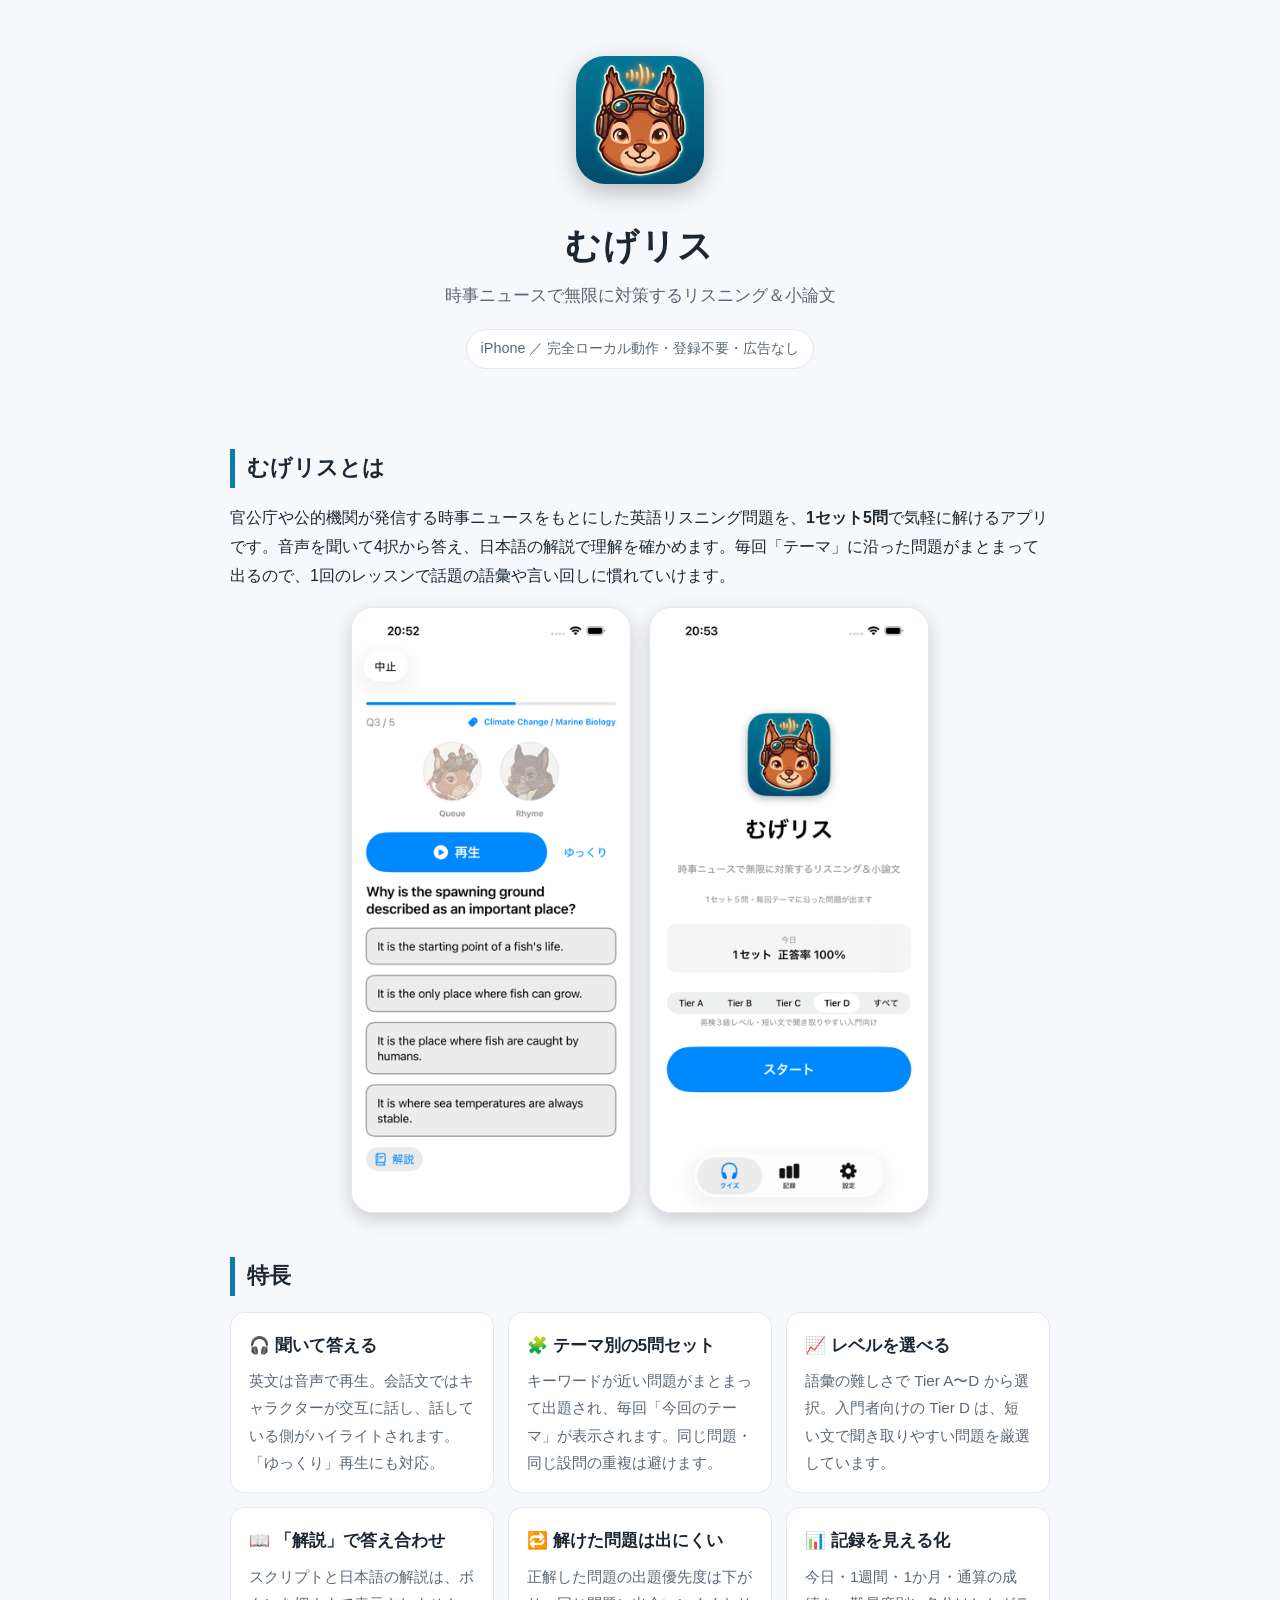
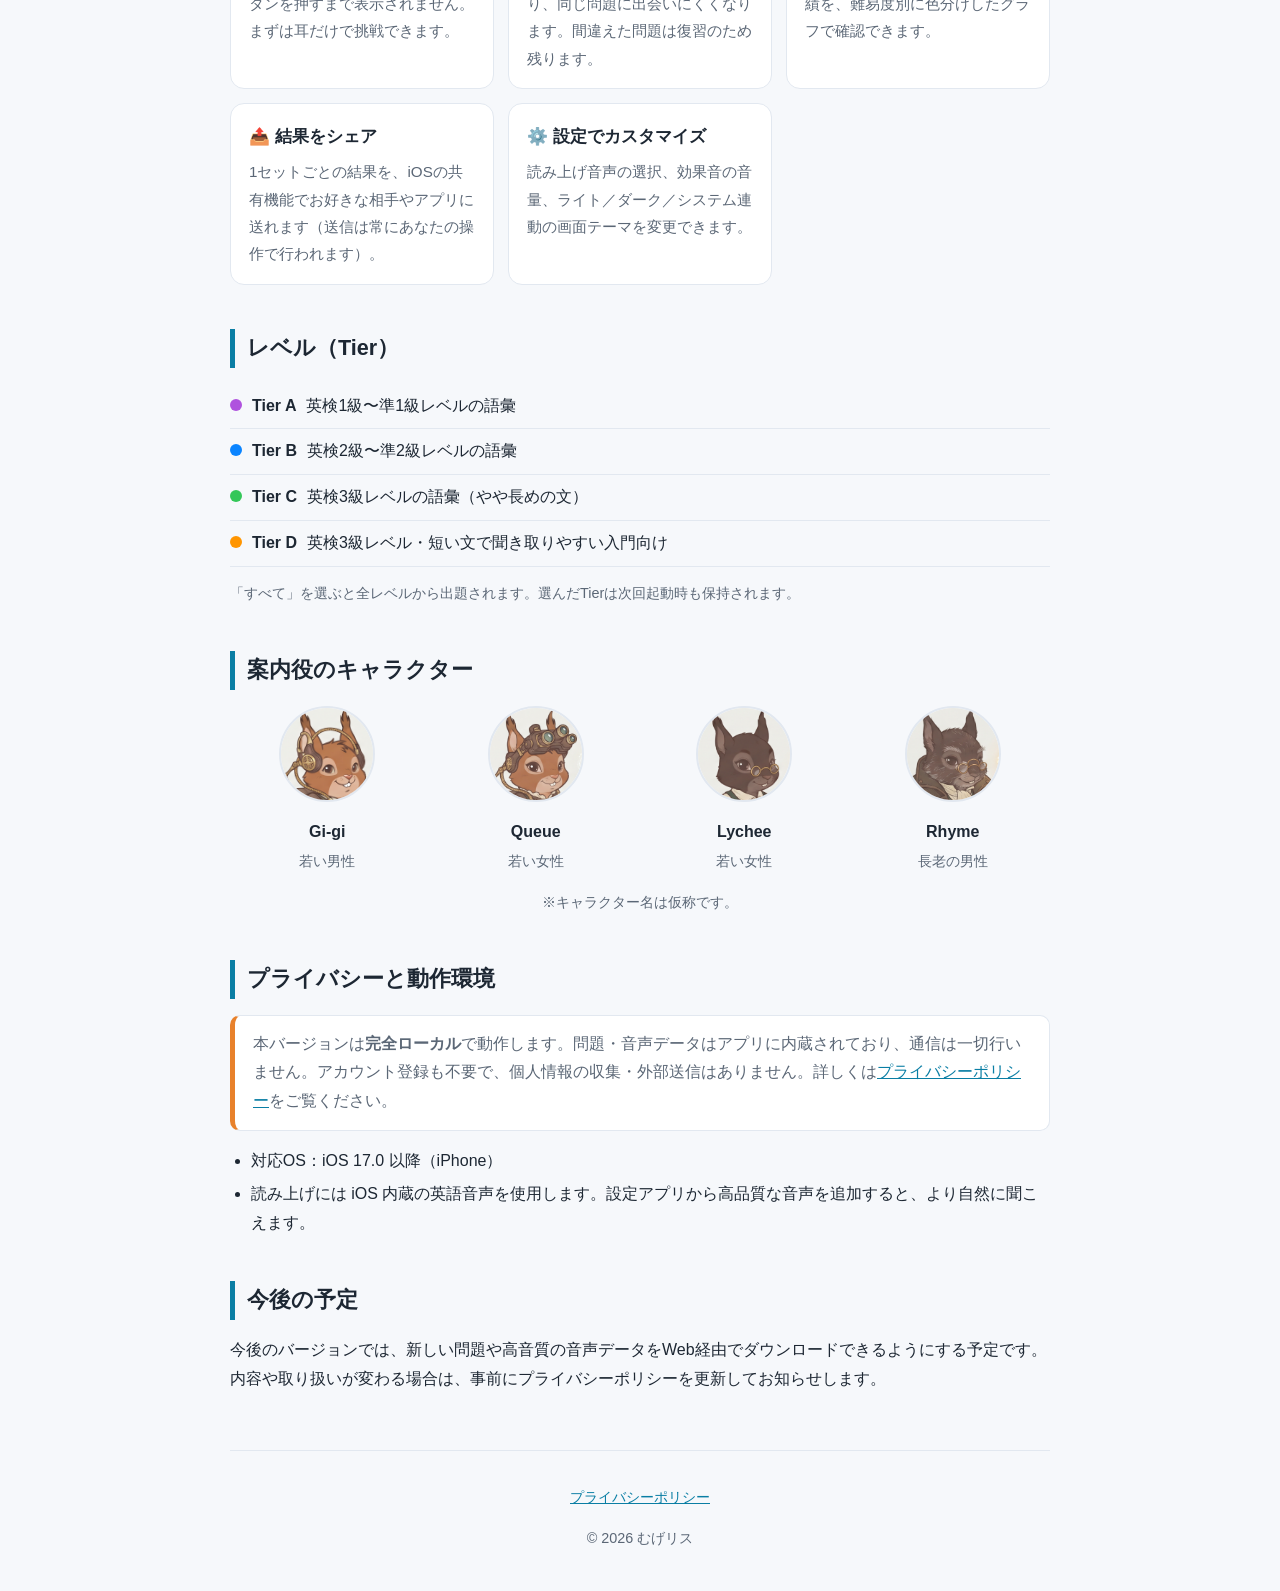
<file: index.html>
<!doctype html>
<html lang="ja">
<head>
<meta charset="utf-8">
<meta name="viewport" content="width=device-width,initial-scale=1">
<title>むげリス – 時事ニュースで無限に対策するリスニング＆小論文</title>
<meta name="description" content="官公庁・公的機関の時事ニュースをもとにした英語リスニング問題を、1セット5問・テーマ別に解けるiPhoneアプリ「むげリス」。">
<link rel="icon" href="img/icon.png">
<link rel="stylesheet" href="style.css">
</head>
<body>
<div class="wrap">

<header class="hero">
  <img class="icon" src="img/icon.png" alt="むげリスのアプリアイコン">
  <h1>むげリス</h1>
  <p class="sub">時事ニュースで無限に対策するリスニング＆小論文</p>
  <span class="badge">iPhone ／ 完全ローカル動作・登録不要・広告なし</span>
</header>

<section>
  <h2>むげリスとは</h2>
  <p>官公庁や公的機関が発信する時事ニュースをもとにした英語リスニング問題を、<b>1セット5問</b>で気軽に解けるアプリです。音声を聞いて4択から答え、日本語の解説で理解を確かめます。毎回「テーマ」に沿った問題がまとまって出るので、1回のレッスンで話題の語彙や言い回しに慣れていけます。</p>
  <div class="shots">
    <img src="img/shot_home.png" alt="ホーム画面：Tierを選んでスタート" loading="lazy">
    <img src="img/shot_quiz.png" alt="クイズ画面：キャラクターが会話を読み上げる" loading="lazy">
  </div>
</section>

<section>
  <h2>特長</h2>
  <div class="grid">
    <div class="card"><h3>🎧 聞いて答える</h3><p>英文は音声で再生。会話文ではキャラクターが交互に話し、話している側がハイライトされます。「ゆっくり」再生にも対応。</p></div>
    <div class="card"><h3>🧩 テーマ別の5問セット</h3><p>キーワードが近い問題がまとまって出題され、毎回「今回のテーマ」が表示されます。同じ問題・同じ設問の重複は避けます。</p></div>
    <div class="card"><h3>📈 レベルを選べる</h3><p>語彙の難しさで Tier A〜D から選択。入門者向けの Tier D は、短い文で聞き取りやすい問題を厳選しています。</p></div>
    <div class="card"><h3>📖 「解説」で答え合わせ</h3><p>スクリプトと日本語の解説は、ボタンを押すまで表示されません。まずは耳だけで挑戦できます。</p></div>
    <div class="card"><h3>🔁 解けた問題は出にくい</h3><p>正解した問題の出題優先度は下がり、同じ問題に出会いにくくなります。間違えた問題は復習のため残ります。</p></div>
    <div class="card"><h3>📊 記録を見える化</h3><p>今日・1週間・1か月・通算の成績を、難易度別に色分けしたグラフで確認できます。</p></div>
    <div class="card"><h3>📤 結果をシェア</h3><p>1セットごとの結果を、iOSの共有機能でお好きな相手やアプリに送れます（送信は常にあなたの操作で行われます）。</p></div>
    <div class="card"><h3>⚙️ 設定でカスタマイズ</h3><p>読み上げ音声の選択、効果音の音量、ライト／ダーク／システム連動の画面テーマを変更できます。</p></div>
  </div>
</section>

<section>
  <h2>レベル（Tier）</h2>
  <div class="tier"><i style="background:#af52de"></i><b>Tier A</b><span>英検1級〜準1級レベルの語彙</span></div>
  <div class="tier"><i style="background:#0a84ff"></i><b>Tier B</b><span>英検2級〜準2級レベルの語彙</span></div>
  <div class="tier"><i style="background:#34c759"></i><b>Tier C</b><span>英検3級レベルの語彙（やや長めの文）</span></div>
  <div class="tier"><i style="background:#ff9500"></i><b>Tier D</b><span>英検3級レベル・短い文で聞き取りやすい入門向け</span></div>
  <p style="color:var(--sub);font-size:.9rem">「すべて」を選ぶと全レベルから出題されます。選んだTierは次回起動時も保持されます。</p>
</section>

<section>
  <h2>案内役のキャラクター</h2>
  <div class="chars">
    <div><img src="img/head_young_male.png" alt="Gi-gi"><b>Gi-gi</b><span>若い男性</span></div>
    <div><img src="img/head_young_female.png" alt="Queue"><b>Queue</b><span>若い女性</span></div>
    <div><img src="img/head_young_female2.png" alt="Lychee"><b>Lychee</b><span>若い女性</span></div>
    <div><img src="img/head_elder_male.png" alt="Rhyme"><b>Rhyme</b><span>長老の男性</span></div>
  </div>
  <p style="color:var(--sub);font-size:.9rem;text-align:center">※キャラクター名は仮称です。</p>
</section>

<section>
  <h2>プライバシーと動作環境</h2>
  <div class="note">本バージョンは<b>完全ローカル</b>で動作します。問題・音声データはアプリに内蔵されており、通信は一切行いません。アカウント登録も不要で、個人情報の収集・外部送信はありません。詳しくは<a href="privacy.html">プライバシーポリシー</a>をご覧ください。</div>
  <ul>
    <li>対応OS：iOS 17.0 以降（iPhone）</li>
    <li>読み上げには iOS 内蔵の英語音声を使用します。設定アプリから高品質な音声を追加すると、より自然に聞こえます。</li>
  </ul>
</section>

<section>
  <h2>今後の予定</h2>
  <p>今後のバージョンでは、新しい問題や高音質の音声データをWeb経由でダウンロードできるようにする予定です。内容や取り扱いが変わる場合は、事前にプライバシーポリシーを更新してお知らせします。</p>
</section>

<footer>
  <p><a href="privacy.html">プライバシーポリシー</a></p>
  <p>© 2026 むげリス</p>
</footer>

</div>
</body>
</html>
</file>
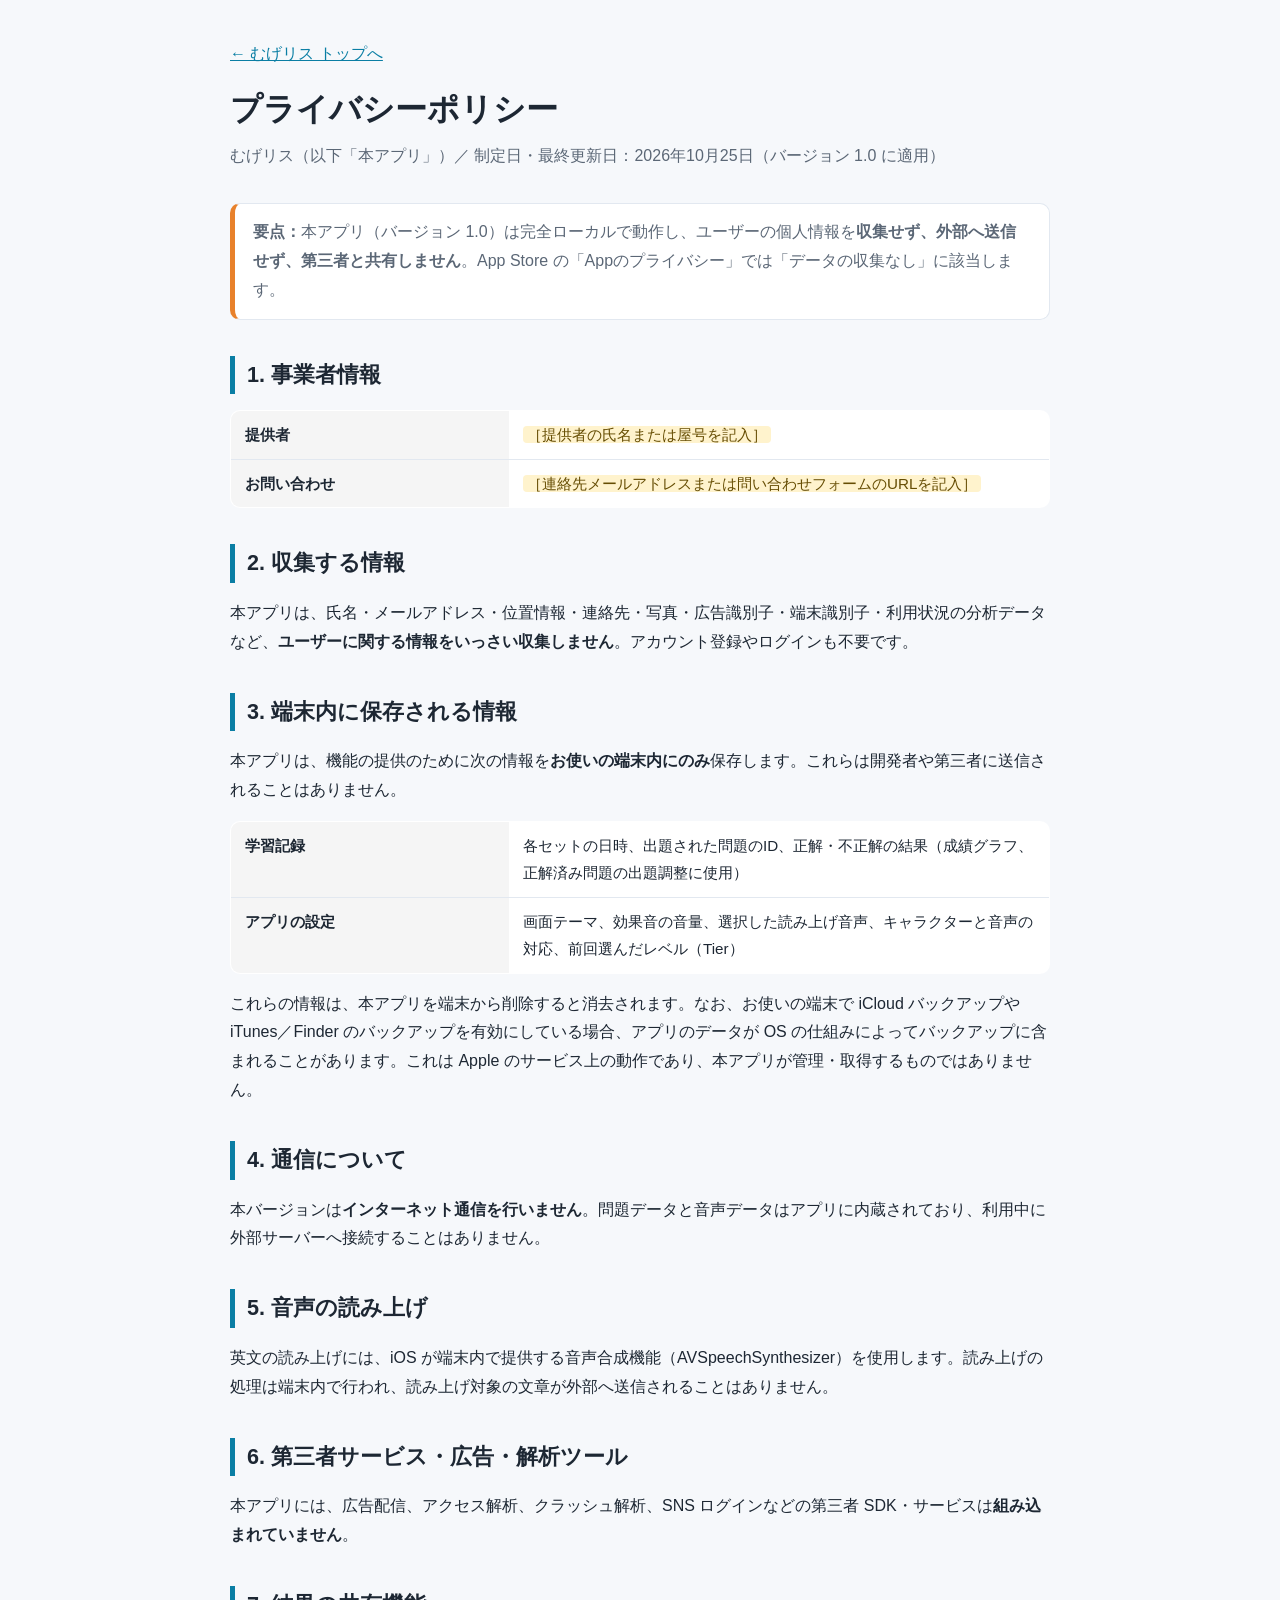
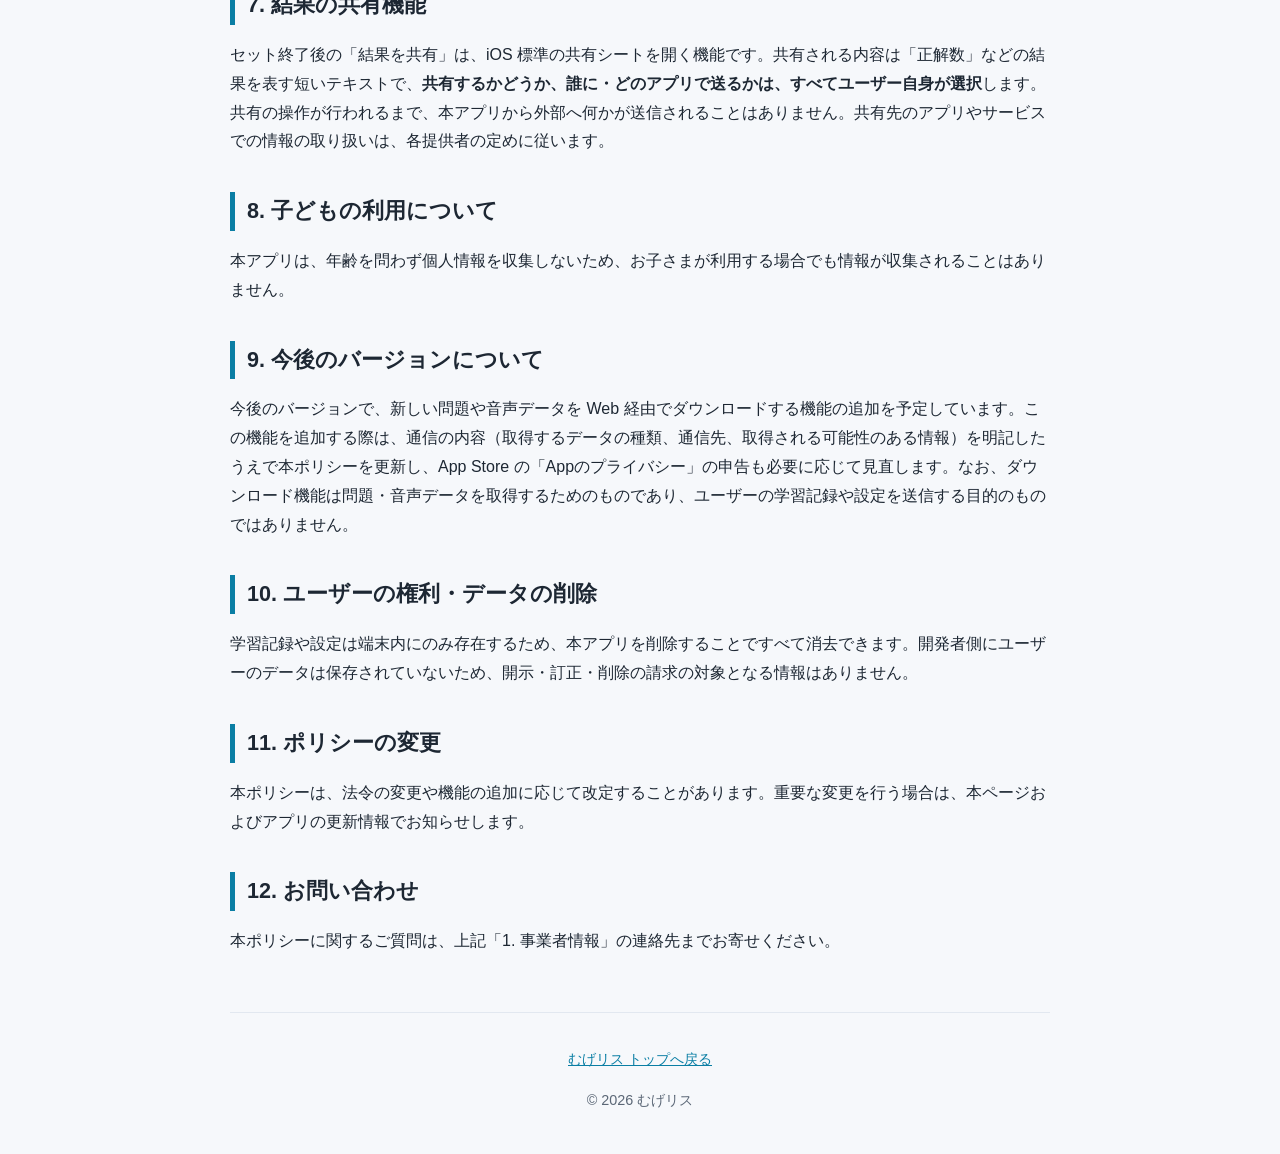
<file: privacy.html>
<!doctype html>
<html lang="ja">
<head>
<meta charset="utf-8">
<meta name="viewport" content="width=device-width,initial-scale=1">
<title>プライバシーポリシー – むげリス</title>
<meta name="robots" content="index,follow">
<link rel="icon" href="img/icon.png">
<link rel="stylesheet" href="style.css">
</head>
<body>
<div class="wrap legal">

<header style="padding:40px 0 8px">
  <p style="margin:0"><a href="index.html">← むげリス トップへ</a></p>
  <h1 style="margin:12px 0 4px">プライバシーポリシー</h1>
  <p style="margin:0;color:var(--sub)">むげリス（以下「本アプリ」）／ 制定日・最終更新日：2026年10月25日（バージョン 1.0 に適用）</p>
</header>

<div class="note" style="margin:24px 0">
  <b>要点：</b>本アプリ（バージョン 1.0）は完全ローカルで動作し、ユーザーの個人情報を<b>収集せず、外部へ送信せず、第三者と共有しません</b>。App Store の「Appのプライバシー」では「データの収集なし」に該当します。
</div>

<h2>1. 事業者情報</h2>
<table>
  <tr><th>提供者</th><td><span class="todo">［提供者の氏名または屋号を記入］</span></td></tr>
  <tr><th>お問い合わせ</th><td><span class="todo">［連絡先メールアドレスまたは問い合わせフォームのURLを記入］</span></td></tr>
</table>

<h2>2. 収集する情報</h2>
<p>本アプリは、氏名・メールアドレス・位置情報・連絡先・写真・広告識別子・端末識別子・利用状況の分析データなど、<b>ユーザーに関する情報をいっさい収集しません</b>。アカウント登録やログインも不要です。</p>

<h2>3. 端末内に保存される情報</h2>
<p>本アプリは、機能の提供のために次の情報を<b>お使いの端末内にのみ</b>保存します。これらは開発者や第三者に送信されることはありません。</p>
<table>
  <tr><th>学習記録</th><td>各セットの日時、出題された問題のID、正解・不正解の結果（成績グラフ、正解済み問題の出題調整に使用）</td></tr>
  <tr><th>アプリの設定</th><td>画面テーマ、効果音の音量、選択した読み上げ音声、キャラクターと音声の対応、前回選んだレベル（Tier）</td></tr>
</table>
<p>これらの情報は、本アプリを端末から削除すると消去されます。なお、お使いの端末で iCloud バックアップや iTunes／Finder のバックアップを有効にしている場合、アプリのデータが OS の仕組みによってバックアップに含まれることがあります。これは Apple のサービス上の動作であり、本アプリが管理・取得するものではありません。</p>

<h2>4. 通信について</h2>
<p>本バージョンは<b>インターネット通信を行いません</b>。問題データと音声データはアプリに内蔵されており、利用中に外部サーバーへ接続することはありません。</p>

<h2>5. 音声の読み上げ</h2>
<p>英文の読み上げには、iOS が端末内で提供する音声合成機能（AVSpeechSynthesizer）を使用します。読み上げの処理は端末内で行われ、読み上げ対象の文章が外部へ送信されることはありません。</p>

<h2>6. 第三者サービス・広告・解析ツール</h2>
<p>本アプリには、広告配信、アクセス解析、クラッシュ解析、SNS ログインなどの第三者 SDK・サービスは<b>組み込まれていません</b>。</p>

<h2>7. 結果の共有機能</h2>
<p>セット終了後の「結果を共有」は、iOS 標準の共有シートを開く機能です。共有される内容は「正解数」などの結果を表す短いテキストで、<b>共有するかどうか、誰に・どのアプリで送るかは、すべてユーザー自身が選択</b>します。共有の操作が行われるまで、本アプリから外部へ何かが送信されることはありません。共有先のアプリやサービスでの情報の取り扱いは、各提供者の定めに従います。</p>

<h2>8. 子どもの利用について</h2>
<p>本アプリは、年齢を問わず個人情報を収集しないため、お子さまが利用する場合でも情報が収集されることはありません。</p>

<h2>9. 今後のバージョンについて</h2>
<p>今後のバージョンで、新しい問題や音声データを Web 経由でダウンロードする機能の追加を予定しています。この機能を追加する際は、通信の内容（取得するデータの種類、通信先、取得される可能性のある情報）を明記したうえで本ポリシーを更新し、App Store の「Appのプライバシー」の申告も必要に応じて見直します。なお、ダウンロード機能は問題・音声データを取得するためのものであり、ユーザーの学習記録や設定を送信する目的のものではありません。</p>

<h2>10. ユーザーの権利・データの削除</h2>
<p>学習記録や設定は端末内にのみ存在するため、本アプリを削除することですべて消去できます。開発者側にユーザーのデータは保存されていないため、開示・訂正・削除の請求の対象となる情報はありません。</p>

<h2>11. ポリシーの変更</h2>
<p>本ポリシーは、法令の変更や機能の追加に応じて改定することがあります。重要な変更を行う場合は、本ページおよびアプリの更新情報でお知らせします。</p>

<h2>12. お問い合わせ</h2>
<p>本ポリシーに関するご質問は、上記「1. 事業者情報」の連絡先までお寄せください。</p>

<footer>
  <p><a href="index.html">むげリス トップへ戻る</a></p>
  <p>© 2026 むげリス</p>
</footer>

</div>
</body>
</html>
</file>
<file: style.css>
:root{--bg:#f6f8fb;--card:#fff;--text:#1d2733;--sub:#5b6776;--accent:#0a7ea4;--accent2:#e8812b;--line:#e2e8f0}
@media (prefers-color-scheme:dark){:root{--bg:#0f1720;--card:#18222e;--text:#e8eef5;--sub:#9fb0c3;--accent:#4cc3e8;--accent2:#ffa45c;--line:#2a3746}}
*{box-sizing:border-box}
html{-webkit-text-size-adjust:100%}
body{margin:0;background:var(--bg);color:var(--text);font:16px/1.8 -apple-system,BlinkMacSystemFont,"Hiragino Sans","Hiragino Kaku Gothic ProN","Noto Sans JP",sans-serif}
a{color:var(--accent)}
.wrap{max-width:860px;margin:0 auto;padding:0 20px}
header.hero{text-align:center;padding:56px 0 36px}
.hero img.icon{width:128px;height:128px;border-radius:29px;box-shadow:0 8px 24px rgba(0,0,0,.25)}
.hero h1{font-size:2.2rem;margin:20px 0 4px;letter-spacing:.04em}
.hero p.sub{margin:0 auto;max-width:560px;color:var(--sub);font-size:1.05rem}
.badge{display:inline-block;margin-top:18px;padding:6px 14px;border-radius:99px;background:var(--card);border:1px solid var(--line);font-size:.9rem;color:var(--sub)}
section{margin:44px 0}
h2{font-size:1.35rem;margin:0 0 16px;padding-left:12px;border-left:5px solid var(--accent)}
h3{font-size:1.05rem;margin:24px 0 6px}
.grid{display:grid;grid-template-columns:repeat(auto-fit,minmax(240px,1fr));gap:14px}
.card{background:var(--card);border:1px solid var(--line);border-radius:14px;padding:18px 18px 16px}
.card h3{margin:0 0 6px}
.card p{margin:0;color:var(--sub);font-size:.95rem}
.shots{display:flex;gap:18px;justify-content:center;flex-wrap:wrap}
.shots img{width:min(280px,42vw);min-width:200px;border-radius:22px;border:1px solid var(--line);box-shadow:0 6px 18px rgba(0,0,0,.18)}
.chars{display:grid;grid-template-columns:repeat(auto-fit,minmax(150px,1fr));gap:14px;text-align:center}
.chars img{width:96px;height:96px;border-radius:50%;object-fit:cover;border:2px solid var(--line)}
.chars b{display:block;margin-top:6px}
.chars span{color:var(--sub);font-size:.85rem}
.tier{display:flex;gap:10px;align-items:baseline;padding:8px 0;border-bottom:1px solid var(--line)}
.tier i{display:inline-block;width:12px;height:12px;border-radius:50%;flex:none}
.note{background:var(--card);border:1px solid var(--line);border-left:5px solid var(--accent2);border-radius:10px;padding:14px 18px;color:var(--sub)}
ul{padding-left:1.3em} li{margin:4px 0}
footer{margin:56px 0 40px;padding-top:20px;border-top:1px solid var(--line);color:var(--sub);font-size:.9rem;text-align:center}
.legal h2{margin-top:36px}
.legal table{width:100%;border-collapse:collapse;background:var(--card);border:1px solid var(--line);border-radius:10px;overflow:hidden;font-size:.95rem}
.legal th,.legal td{padding:10px 14px;border-bottom:1px solid var(--line);text-align:left;vertical-align:top}
.legal th{width:34%;background:rgba(127,127,127,.08)}
.todo{background:#fff3cd;color:#664d03;padding:0 4px;border-radius:4px}
@media (prefers-color-scheme:dark){.todo{background:#4d3b0a;color:#ffe08a}}
</file>
